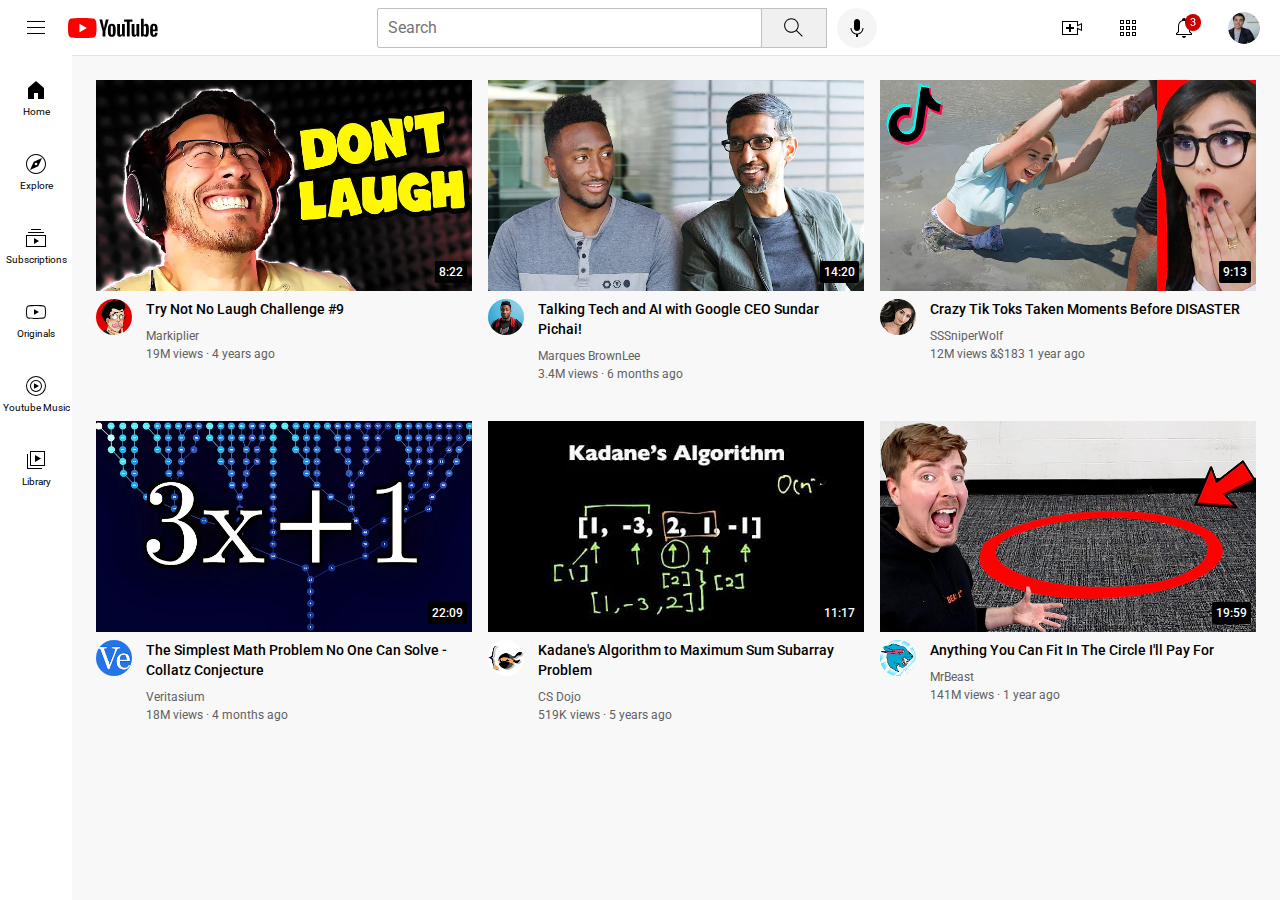
<file: index.html>
<!DOCTYPE hmtl>
<html>
    <style>
        .thumbnail {
            width: 100%;
        }
        .video-title {
            margin-bottom:12px;
            font-size:14px;
            font-weight:500;
            line-height:20px;
        }
        .video-info-grid {
            display:grid;
            grid-template-columns: 50px 1fr;
        }
        .profile-picture {
            width:40px;
            border-radius:50px;
        }
        .thumbnail-row {
            margin-bottom:12px;
        }
        .video-author,
        .video-stats {
            font-size:12px;
            color: rgb(96, 96, 96);
        }
        .video-author {
            margin-bottom:4px;
        }
        .video-grid {
            display:grid;
            grid-template-columns: 1fr 1fr 1fr;
            column-gap: 16px;
            row-gap: 40px;
        }
        p {
            font-family: Roboto, Arial;
            margin-top:0;
            margin-bottom:0;
        }
        body {
            margin:0;
        }

    </style>
    <head>
        <title>Youtube.com Clone</title>

        <link rel="preconnect" href="https://fonts.googleapis.com"> 
        <link rel="preconnect" href="https://fonts.gstatic.com" crossorigin> 
        <link href="https://fonts.googleapis.com/css2?family=Roboto:wght@400;500;700&display=swap" rel="stylesheet">
        
        <link rel="stylesheet" href="styles/general.css">
        <link rel="stylesheet" href="styles/header.css">
        <link rel="stylesheet" href="styles/video.css">
        <link rel="stylesheet" href="styles/sidebar.css">
    </head>
    <body>
        <div class="header">
            <div class="left-section">
                <img class= "hamburger-menu" src="icons/hamburger-menu.svg">
                <img class="youtube-logo" src="icons/youtube-logo.svg">
            </div>
            <div class="middle-section">
                <input class="search-bar" type="text" placeholder="Search"> 
                <button class="search-button">
                    <img class="search-icon" src="icons/search.svg">
                    <div class="tooltip">Search</div>
                </button>
                <button class="voice-search-button">
                    <img class="voice-search-icon" src="icons/voice-search-icon.svg">
                    <div class="tooltip">Search with your voice</div>
                </button>
            </div>
            <div class="right-section">
                <div class="upload-icon-container">
                    <img class="upload-icon" src="icons/upload.svg">
                    <div class="tooltip">Create</div>
                </div>
                
                <div class="youtube-apps-icon-container">
                    <img class="youtube-apps-icon" src="icons/youtube-apps.svg">
                    <div class="tooltip">Youtube apps</div>
                </div>
                <div class="notifications-icon-container">
                    <img class="notifications-icon" src="icons/notifications.svg">
                    <div class="notifications-count">3</div>
                    <div class="tooltip">Notifications</div>
                </div>
                
                <img class="current-user-picture" src="icons/my-channel.jpeg">
            </div>
            
        </div>
        
        <div class="sidebar">
            <div class="sidebar-link">
                <img src="icons/home.svg">
                <div>Home</div>
            </div>
            <div class="sidebar-link">
                <img src="icons/explore.svg">
                <div>Explore</div>
            </div>
            <div class="sidebar-link">
                <img src="icons/subscriptions.svg">
                <div>Subscriptions</div>
            </div>
            <div class="sidebar-link">
                <img src="icons/originals.svg">
                <div>Originals</div>
            </div>
            <div class="sidebar-link">
                <img src="icons/youtube-music.svg">
                <div>Youtube Music</div>
            </div>
            <div class="sidebar-link">
                <img src="icons/library.svg">
                <div>Library</div>
            </div>

        </div>

        <div class="video-grid">
            <div class="video-preview">
                <div class="thumbnail-row">
                    <img class="thumbnail" src="thumbnails/thumbnail-2.webp">
                    <div class="video-time">
                        8:22
                    </div>
                </div>
                <div class="video-info-grid">
                    <div class="channel-picture">
                        <img class="profile-picture" src="channel-picture/channel-2.jpeg">
                    </div>
                    <div class="video-info">
                        <p class="video-title">
                            Try Not No Laugh Challenge #9
                        </p>
                        <p class="video-author">
                            Markiplier
                        </p>
                        <p class="video-stats">
                            19M views &#183 4 years ago
                        </p>
                    </div>
                </div>
            </div>
    
            <div class="video-preview">
                <div class="thumbnail-row">
                    <img class="thumbnail" src="thumbnails/thumbnail-1.webp">
                    <div class="video-time">
                        14:20
                    </div>
                </div>
                <div class="video-info-grid">
                    <div class="channel-picture">
                        <img class="profile-picture" src="channel-picture/channel-1.jpeg">
                    </div>
                    <div class="video-info">
                        <p class="video-title">
                            Talking Tech and AI with Google CEO Sundar Pichai!
                        </p>
                        <p class="video-author">
                            Marques BrownLee
                        </p>
                        <p class="video-stats">
                            3.4M views &#183 6 months ago
                        </p>
                    </div>
                </div>
            </div>
    
            <div class="video-preview">
                <div class="thumbnail-row">
                    <img class="thumbnail" src="thumbnails/thumbnail-3.webp">
                    <div class="video-time">
                        9:13
                    </div>
                </div>
                <div class="video-info-grid">
                    <div class="channel-picture">
                        <img class="profile-picture" src="channel-picture/channel-3.jpeg">
                    </div>
                    <div class="video-info">
                        <p class="video-title">
                            Crazy Tik Toks Taken Moments Before DISASTER
                        </p>
                        <p class="video-author">
                            SSSniperWolf
                        </p>
                        <p class="video-stats">
                            12M views &$183 1 year ago
                        </p>
                    </div>
                </div>
            </div>
    
            <div class="video-preview">
                <div class="thumbnail-row">
                    <img class="thumbnail" src="thumbnails/thumbnail-4.webp">
                    <div class="video-time">
                        22:09
                    </div>
                </div>
                <div class="video-info-grid">
                    <div class="channel-picture">
                        <img class="profile-picture" src="channel-picture/channel-4.jpeg">
                    </div>
                    <div class="video-info">
                        <p class="video-title">
                            The Simplest Math Problem No One Can Solve - Collatz Conjecture
                        </p>
                        <p class="video-author">
                            Veritasium
                        </p>
                        <p class="video-stats">
                            18M views &#183 4 months ago
                        </p>
                    </div>
                </div>
            </div>
    
            <div class="video-preview">
                <div class="thumbnail-row">
                    <img class="thumbnail" src="thumbnails/thumbnail-5.webp">
                    <div class="video-time">
                        11:17
                    </div>
                </div>
                <div class="video-info-grid">
                    <div class="channel-picture">
                        <img class="profile-picture" src="channel-picture/channel-5.jpeg">
                    </div>
                    <div class="video-info">
                        <p class="video-title">
                            Kadane's Algorithm to Maximum Sum Subarray Problem
                        </p>
                        <p class="video-author">
                            CS Dojo
                        </p>
                        <p class="video-stats">
                            519K views · 5 years ago
                        </p>
                    </div>
                </div>
            </div>
    
            <div class="video-preview">
                <div class="thumbnail-row">
                    <img class="thumbnail" src="thumbnails/thumbnail-6.webp">
                    <div class="video-time">
                        19:59
                    </div>
                </div>
                <div class="video-info-grid">
                    <div class="channel-picture">
                        <img class="profile-picture" src="channel-picture/channel-6.jpeg">
                    </div>
                    <div class="video-info">
                        <p class="video-title">
                            Anything You Can Fit In The Circle I'll Pay For
                        </p>
                        <p class="video-author">
                            MrBeast
                        </p>
                        <p class="video-stats">
                            141M views &#183 1 year ago
                        </p>
                    </div>
                </div>
            </div>
        <div>   
    </body>
</html>
</file>
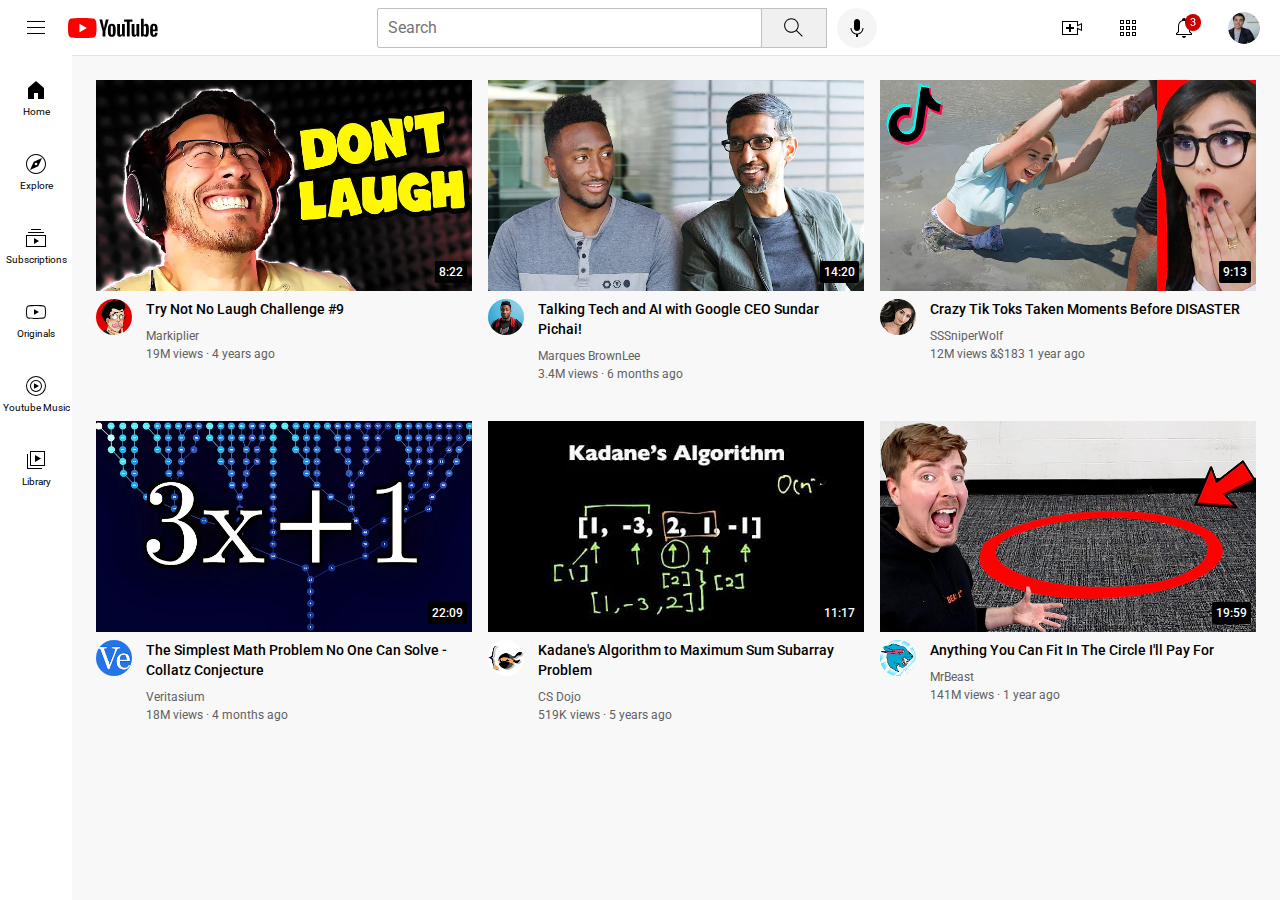
<file: youtube.html>
<!DOCTYPE hmtl>
<html>
    <style>
        .thumbnail {
            width: 100%;
        }
        .video-title {
            margin-bottom:12px;
            font-size:14px;
            font-weight:500;
            line-height:20px;
        }
        .video-info-grid {
            display:grid;
            grid-template-columns: 50px 1fr;
        }
        .profile-picture {
            width:40px;
            border-radius:50px;
        }
        .thumbnail-row {
            margin-bottom:12px;
        }
        .video-author,
        .video-stats {
            font-size:12px;
            color: rgb(96, 96, 96);
        }
        .video-author {
            margin-bottom:4px;
        }
        .video-grid {
            display:grid;
            grid-template-columns: 1fr 1fr 1fr;
            column-gap: 16px;
            row-gap: 40px;
        }
        p {
            font-family: Roboto, Arial;
            margin-top:0;
            margin-bottom:0;
        }
        body {
            margin:0;
        }

    </style>
    <head>
        <title>Youtube.com Clone</title>

        <link rel="preconnect" href="https://fonts.googleapis.com"> 
        <link rel="preconnect" href="https://fonts.gstatic.com" crossorigin> 
        <link href="https://fonts.googleapis.com/css2?family=Roboto:wght@400;500;700&display=swap" rel="stylesheet">
        
        <link rel="stylesheet" href="styles/general.css">
        <link rel="stylesheet" href="styles/header.css">
        <link rel="stylesheet" href="styles/video.css">
        <link rel="stylesheet" href="styles/sidebar.css">
    </head>
    <body>
        <div class="header">
            <div class="left-section">
                <img class= "hamburger-menu" src="icons/hamburger-menu.svg">
                <img class="youtube-logo" src="icons/youtube-logo.svg">
            </div>
            <div class="middle-section">
                <input class="search-bar" type="text" placeholder="Search"> 
                <button class="search-button">
                    <img class="search-icon" src="icons/search.svg">
                    <div class="tooltip">Search</div>
                </button>
                <button class="voice-search-button">
                    <img class="voice-search-icon" src="icons/voice-search-icon.svg">
                    <div class="tooltip">Search with your voice</div>
                </button>
            </div>
            <div class="right-section">
                <div class="upload-icon-container">
                    <img class="upload-icon" src="icons/upload.svg">
                    <div class="tooltip">Create</div>
                </div>
                
                <div class="youtube-apps-icon-container">
                    <img class="youtube-apps-icon" src="icons/youtube-apps.svg">
                    <div class="tooltip">Youtube apps</div>
                </div>
                <div class="notifications-icon-container">
                    <img class="notifications-icon" src="icons/notifications.svg">
                    <div class="notifications-count">3</div>
                    <div class="tooltip">Notifications</div>
                </div>
                
                <img class="current-user-picture" src="icons/my-channel.jpeg">
            </div>
            
        </div>
        
        <div class="sidebar">
            <div class="sidebar-link">
                <img src="icons/home.svg">
                <div>Home</div>
            </div>
            <div class="sidebar-link">
                <img src="icons/explore.svg">
                <div>Explore</div>
            </div>
            <div class="sidebar-link">
                <img src="icons/subscriptions.svg">
                <div>Subscriptions</div>
            </div>
            <div class="sidebar-link">
                <img src="icons/originals.svg">
                <div>Originals</div>
            </div>
            <div class="sidebar-link">
                <img src="icons/youtube-music.svg">
                <div>Youtube Music</div>
            </div>
            <div class="sidebar-link">
                <img src="icons/library.svg">
                <div>Library</div>
            </div>

        </div>

        <div class="video-grid">
            <div class="video-preview">
                <div class="thumbnail-row">
                    <img class="thumbnail" src="thumbnails/thumbnail-2.webp">
                    <div class="video-time">
                        8:22
                    </div>
                </div>
                <div class="video-info-grid">
                    <div class="channel-picture">
                        <img class="profile-picture" src="channel-picture/channel-2.jpeg">
                    </div>
                    <div class="video-info">
                        <p class="video-title">
                            Try Not No Laugh Challenge #9
                        </p>
                        <p class="video-author">
                            Markiplier
                        </p>
                        <p class="video-stats">
                            19M views &#183 4 years ago
                        </p>
                    </div>
                </div>
            </div>
    
            <div class="video-preview">
                <div class="thumbnail-row">
                    <img class="thumbnail" src="thumbnails/thumbnail-1.webp">
                    <div class="video-time">
                        14:20
                    </div>
                </div>
                <div class="video-info-grid">
                    <div class="channel-picture">
                        <img class="profile-picture" src="channel-picture/channel-1.jpeg">
                    </div>
                    <div class="video-info">
                        <p class="video-title">
                            Talking Tech and AI with Google CEO Sundar Pichai!
                        </p>
                        <p class="video-author">
                            Marques BrownLee
                        </p>
                        <p class="video-stats">
                            3.4M views &#183 6 months ago
                        </p>
                    </div>
                </div>
            </div>
    
            <div class="video-preview">
                <div class="thumbnail-row">
                    <img class="thumbnail" src="thumbnails/thumbnail-3.webp">
                    <div class="video-time">
                        9:13
                    </div>
                </div>
                <div class="video-info-grid">
                    <div class="channel-picture">
                        <img class="profile-picture" src="channel-picture/channel-3.jpeg">
                    </div>
                    <div class="video-info">
                        <p class="video-title">
                            Crazy Tik Toks Taken Moments Before DISASTER
                        </p>
                        <p class="video-author">
                            SSSniperWolf
                        </p>
                        <p class="video-stats">
                            12M views &$183 1 year ago
                        </p>
                    </div>
                </div>
            </div>
    
            <div class="video-preview">
                <div class="thumbnail-row">
                    <img class="thumbnail" src="thumbnails/thumbnail-4.webp">
                    <div class="video-time">
                        22:09
                    </div>
                </div>
                <div class="video-info-grid">
                    <div class="channel-picture">
                        <img class="profile-picture" src="channel-picture/channel-4.jpeg">
                    </div>
                    <div class="video-info">
                        <p class="video-title">
                            The Simplest Math Problem No One Can Solve - Collatz Conjecture
                        </p>
                        <p class="video-author">
                            Veritasium
                        </p>
                        <p class="video-stats">
                            18M views &#183 4 months ago
                        </p>
                    </div>
                </div>
            </div>
    
            <div class="video-preview">
                <div class="thumbnail-row">
                    <img class="thumbnail" src="thumbnails/thumbnail-5.webp">
                    <div class="video-time">
                        11:17
                    </div>
                </div>
                <div class="video-info-grid">
                    <div class="channel-picture">
                        <img class="profile-picture" src="channel-picture/channel-5.jpeg">
                    </div>
                    <div class="video-info">
                        <p class="video-title">
                            Kadane's Algorithm to Maximum Sum Subarray Problem
                        </p>
                        <p class="video-author">
                            CS Dojo
                        </p>
                        <p class="video-stats">
                            519K views · 5 years ago
                        </p>
                    </div>
                </div>
            </div>
    
            <div class="video-preview">
                <div class="thumbnail-row">
                    <img class="thumbnail" src="thumbnails/thumbnail-6.webp">
                    <div class="video-time">
                        19:59
                    </div>
                </div>
                <div class="video-info-grid">
                    <div class="channel-picture">
                        <img class="profile-picture" src="channel-picture/channel-6.jpeg">
                    </div>
                    <div class="video-info">
                        <p class="video-title">
                            Anything You Can Fit In The Circle I'll Pay For
                        </p>
                        <p class="video-author">
                            MrBeast
                        </p>
                        <p class="video-stats">
                            141M views &#183 1 year ago
                        </p>
                    </div>
                </div>
            </div>
        <div>   
    </body>
</html>
</file>
<file: styles/general.css>
p {
    font-family: Roboto, Arial;
    margin-top:0;
    margin-bottom:0;
}

body {
    margin:0;
    padding-top:80px;
    padding-left:96px;
    padding-right:24px;
    background-color:rgb(248, 248, 248);
}
</file>
<file: styles/header.css>
.header {
    height:55px;
    display:flex;
    flex-direction:row;
    justify-content: space-between;
    position: fixed;
    top:0;
    left:0;
    right:0;
    z-index:100;
    background-color:white;
    border-bottom-width:1px;
    border-bottom-style:solid;
    border-bottom-color:rgb(228,228,228)
}

.left-section {
    display:flex;
    align-items:center;
}
.hamburger-menu {
    height:24px;
    margin-left:24px;
    margin-right:20px;
}
.youtube-logo {
    height:20px;
}
.middle-section {
    flex:1;
    margin-left:70px;
    margin-right:35px;
    max-width:500px;
    display:flex;
    align-items: center;
}
.search-button {
    height:40px;
    width:66px;
    background-color:rgb(240, 240, 240);
    border-width: 1px;
    border-style: solid;
    border-color: rgb(192, 192, 192);
    margin-left:-1px;
    margin-right:10px;
    position:relative;
}
.search-button,
.voice-search-button,
.upload-icon-container, 
.youtube-apps-icon-container, 
.notifications-icon-container {
    position:relative;
    display:flex;
    justify-content:center;
    align-items: center;
}
.search-button .tooltip,
.voice-search-button .tooltip, 
.upload-icon-container .tooltip, 
.youtube-apps-icon-container .tooltip, 
.notifications-icon-container .tooltip {
    font-family:Roboto, Ariel;
    position:absolute;
    background-color:grey;
    color:white;
    padding-top:4px;
    padding-bottom:4px;
    padding-right:8px;
    padding-left:8px;
    border-radius:2px;
    font-size:12px;
    bottom:-30px;
    opacity:0;
    transition: opacity 0.15s;
    pointer-events:none;
    white-space:nowrap;
}
.search-button:hover .tooltip,
.voice-search-button:hover .tooltip, 
.upload-icon-container:hover .tooltip, 
.youtube-apps-icon-container:hover .tooltip, 
.notifications-icon-container:hover .tooltip {
    opacity:1;
}

.voice-search-button {
    height:40px;
    width:40px;
    border-radius:20px;
    border:none;
    background-color: rgb(245, 245, 245);
}
.right-section {
    width:200px;
    display:flex;
    align-items: center;
    justify-content:space-between;
    margin-right: 20px;
    flex-shrink:0;
}
.search-bar {
    flex:1;
    height:40px;
    padding-left:10px;
    font-size:16px;
    border-width:1px;
    border-style:solid;
    border-color:rgb(192, 192, 192);
    border-radius:2px;
    box-shadow:inset 1px, 2px, 3px rgba(0, 0, 0, 0.05);
    width:0;
}
.search-bar::placeholder {
    font-family: Roboto, Arial;
    font-size: 16px;
}
.search-icon {
    height:25px;
    
}
.voice-search-icon {
    height:24px;
}
.upload-icon {
    height:24px;

}
.youtube-apps-icon {
    height:24px;
}
.notifications-icon {
    height:24px;
}
.notifications-icon-container {
    position:relative;
}
.notifications-count {
    position:absolute;
    top:-2px;
    right:-5px;
    background:rgb(200,0,0);
    color:white;
    font-family:Roboto, Ariel;
    font-size:11px;
    padding-left:5px;
    padding-right:5px;
    padding-top:2px;
    padding-bottom:2px;
    border-radius: 10px;

}
.current-user-picture {
    height:32px;
    border-radius: 16px;
}
</file>
<file: styles/video.css>
.thumbnail {
    width: 100%;
}

.video-title {
    margin-bottom:10px;
    font-size:14px;
    font-weight:500;
    line-height:20px;
}

.video-info-grid {
    display:grid;
    grid-template-columns: 50px 1fr;
}

.profile-picture {
    width:36px;
    border-radius:50px;
}
.thumbnail-row {
    margin-bottom:8px;
    position:relative;
}
.video-author,
.video-stats {
    font-size:12px;
    color: rgb(96, 96, 96);
}
.video-author {
    margin-bottom:4px;
}
.video-grid {
    display:grid;
    grid-template-columns: 1fr 1fr 1fr;
    column-gap: 16px;
    row-gap: 40px;
}
.video-time {
    font-family:Roboto, Arial;
    font-size:12px;
    font-weight:500;
    padding-left:4px;
    padding-right:4px;
    padding-top:4px;
    padding-bottom:4px;
    border-radius:2px;
    background-color:black;
    color:white;
    position:absolute;
    right:5px;
    bottom:8px;
}
</file>
<file: styles/sidebar.css>
.sidebar {
    position:fixed;
    left:0;
    bottom:0;
    top:55px;
    background-color:white;
    width:72px;
    z-index: 200;
    padding-top:5px;
}
.sidebar-link {
    height:74px;
    display:flex;
    justify-content:center;
    align-items: center;
    flex-direction: column;
    cursor:pointer;
}
.sidebar-link:hover {
    background-color:rgb(235, 235, 235);
}
.sidebar-link img {
    height:24px;
    margin-bottom: 4px;
}
.sidebar-link div {
    font-family:Roboto, Ariel;
    font-size:10px;
}
</file>
